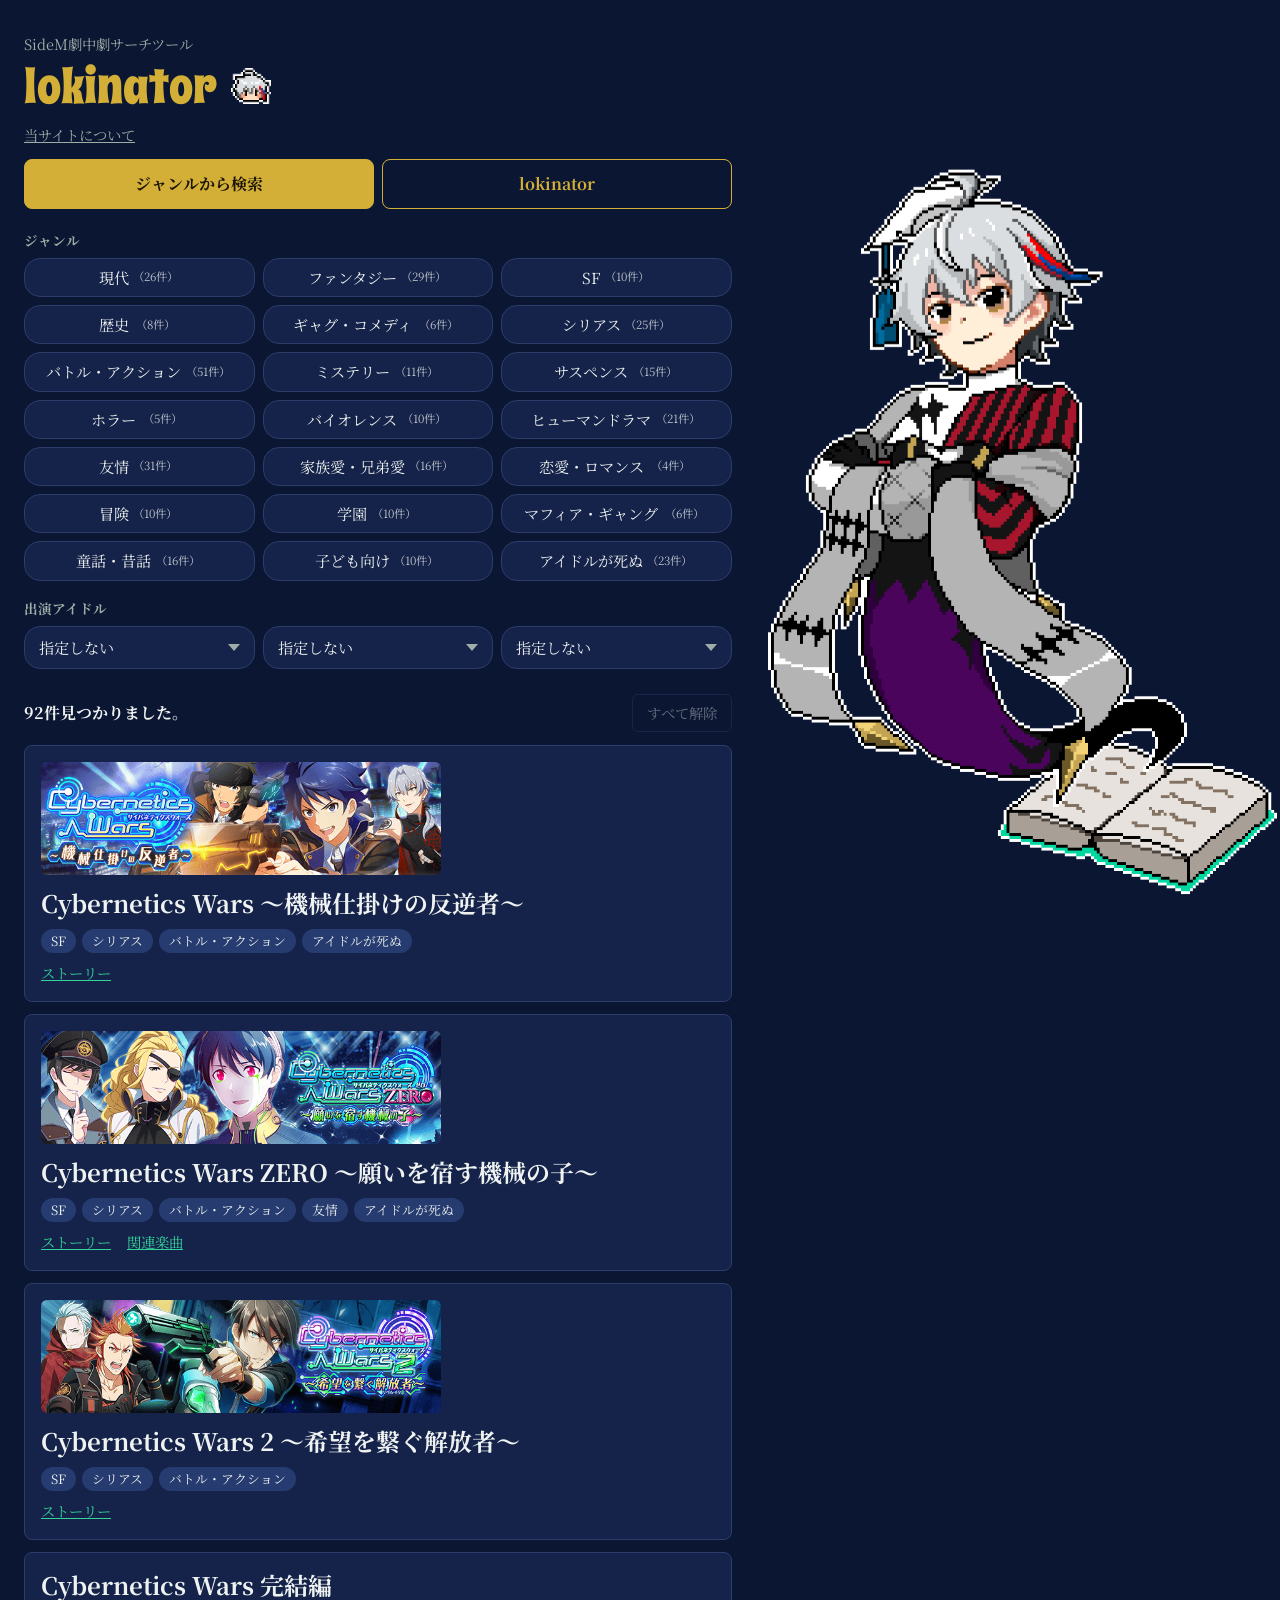
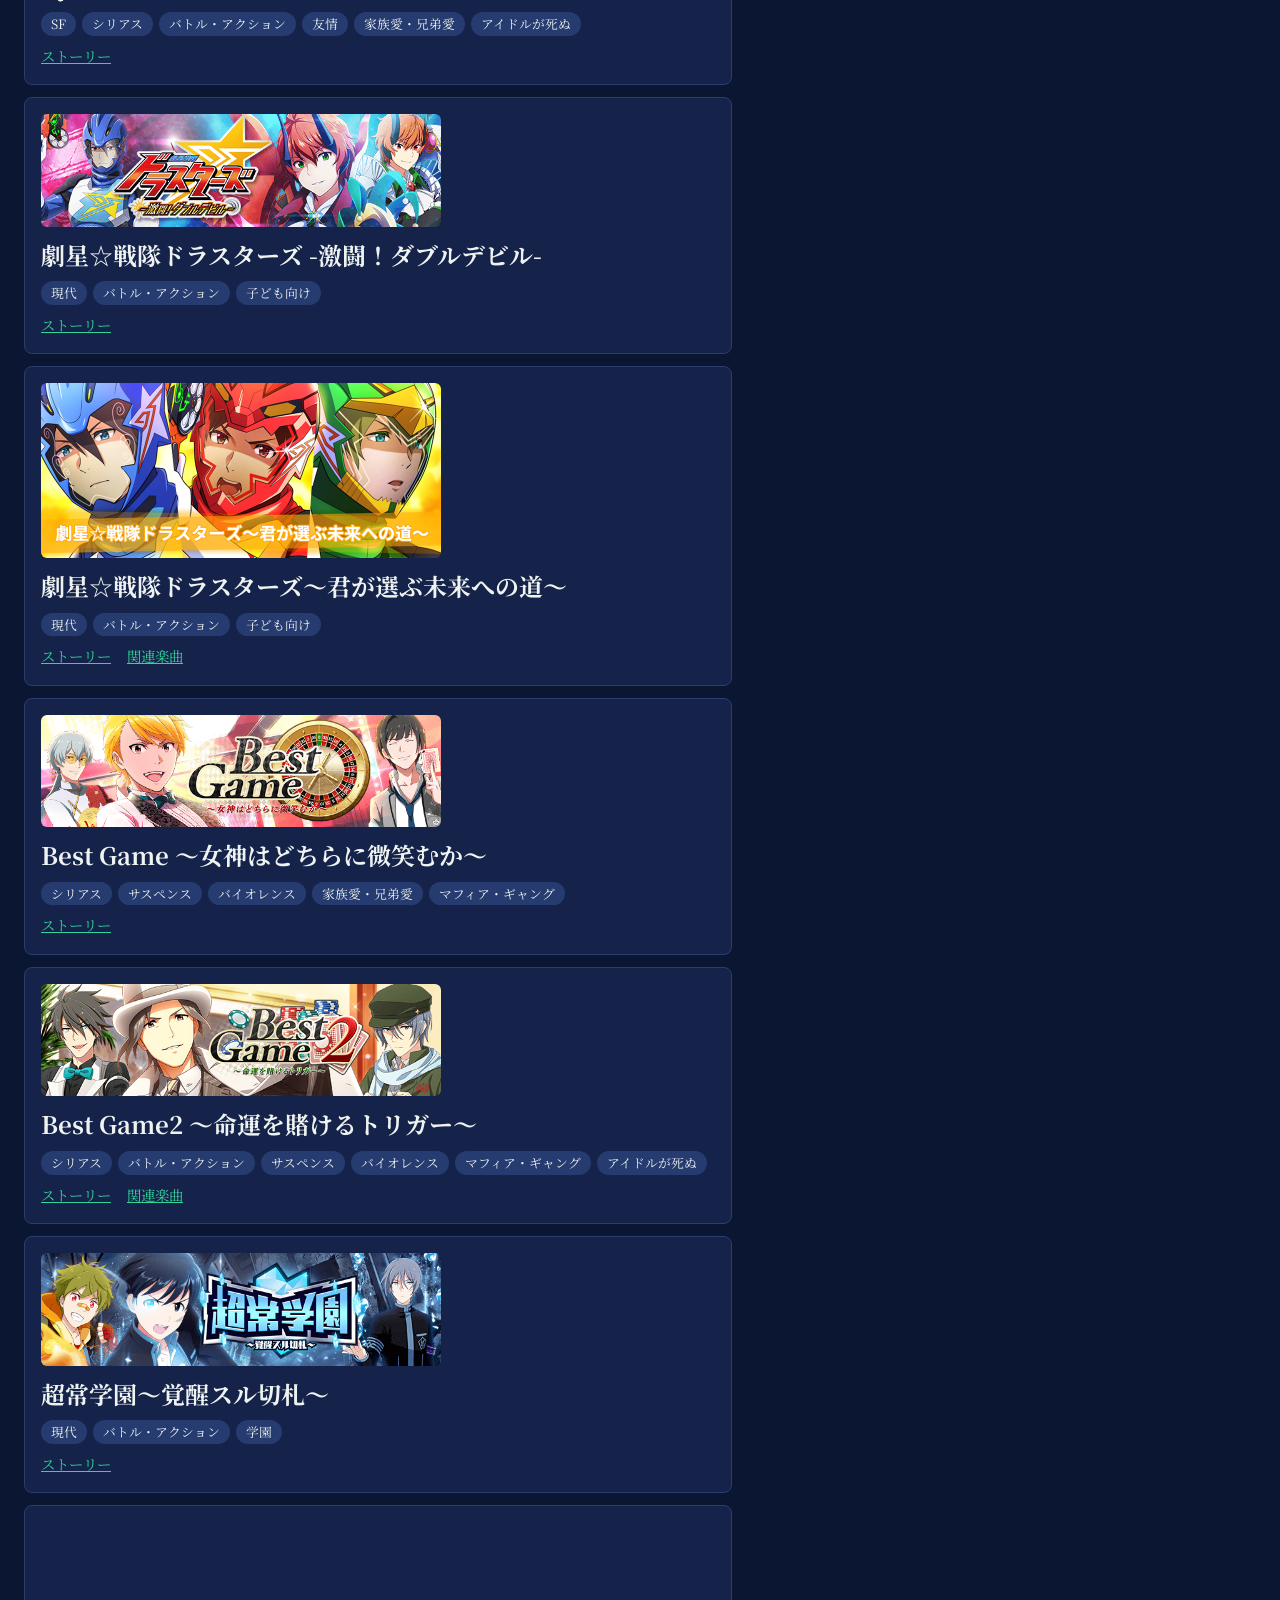
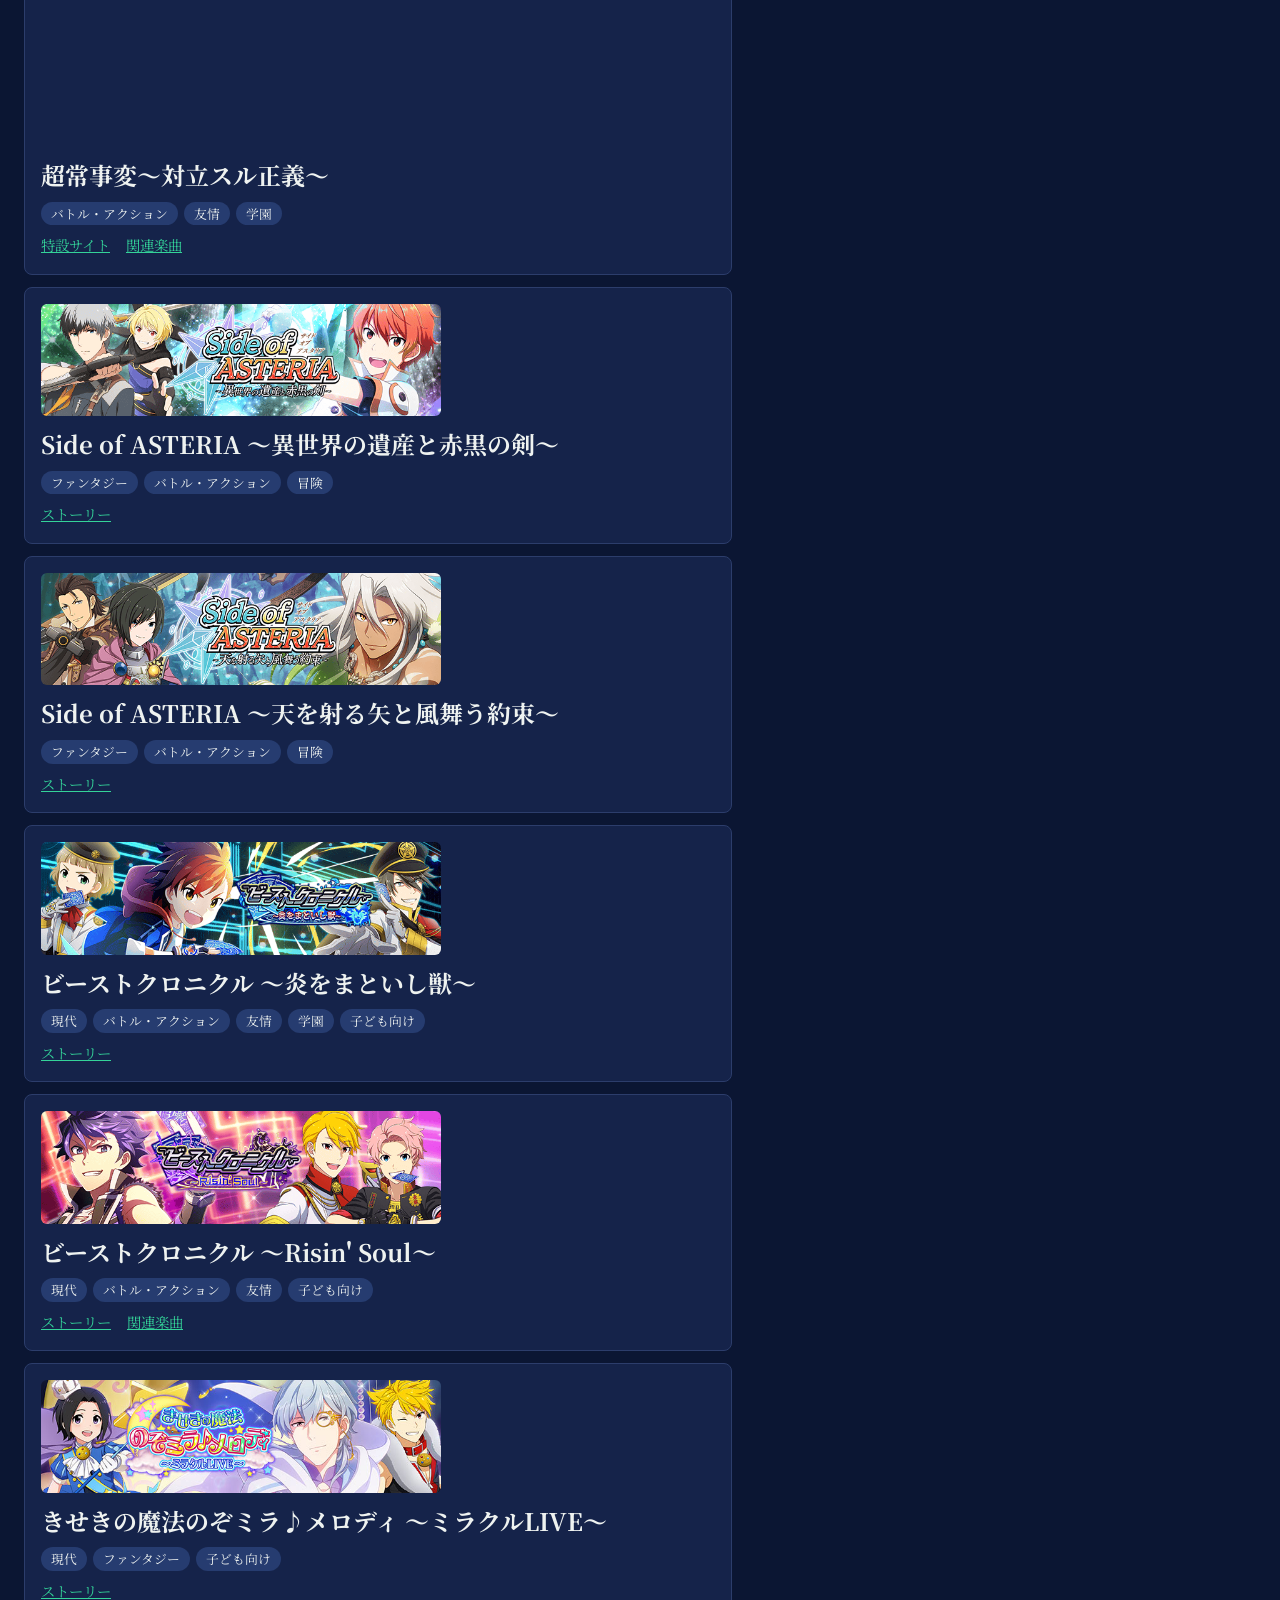
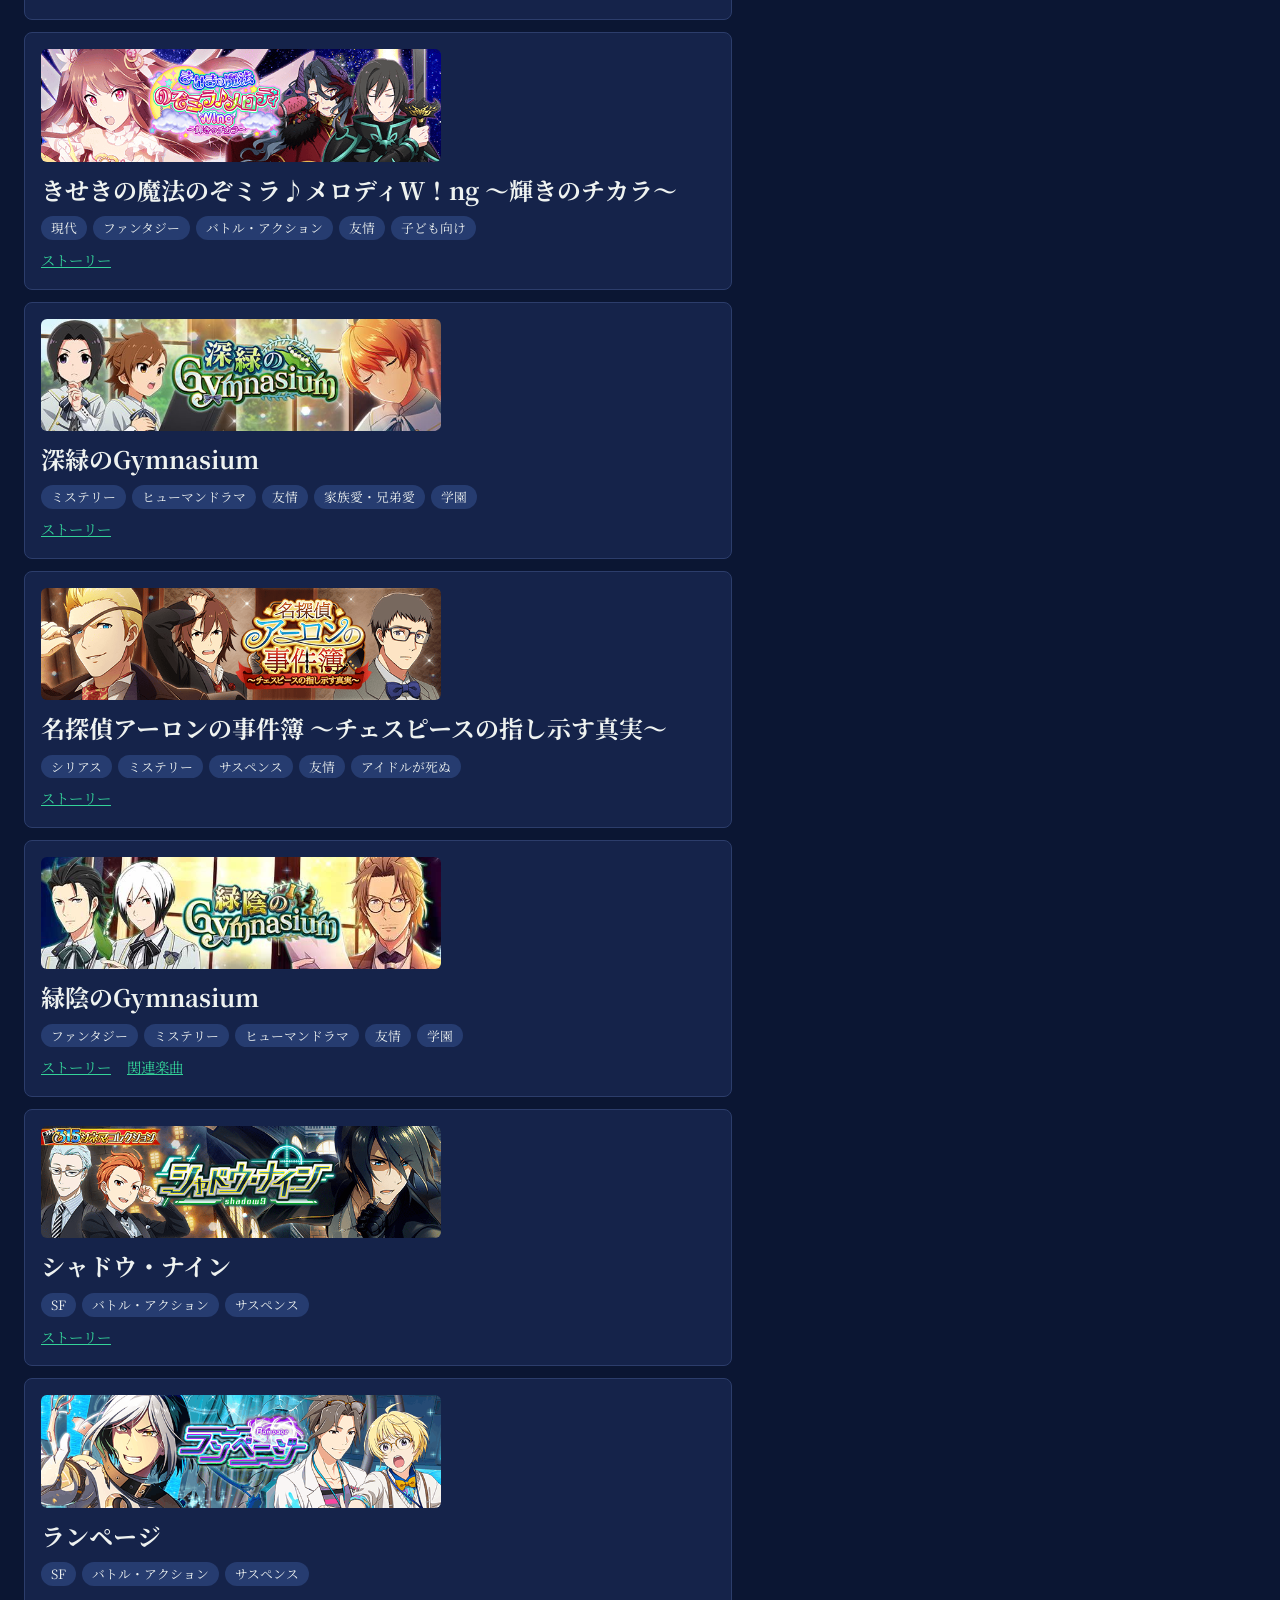
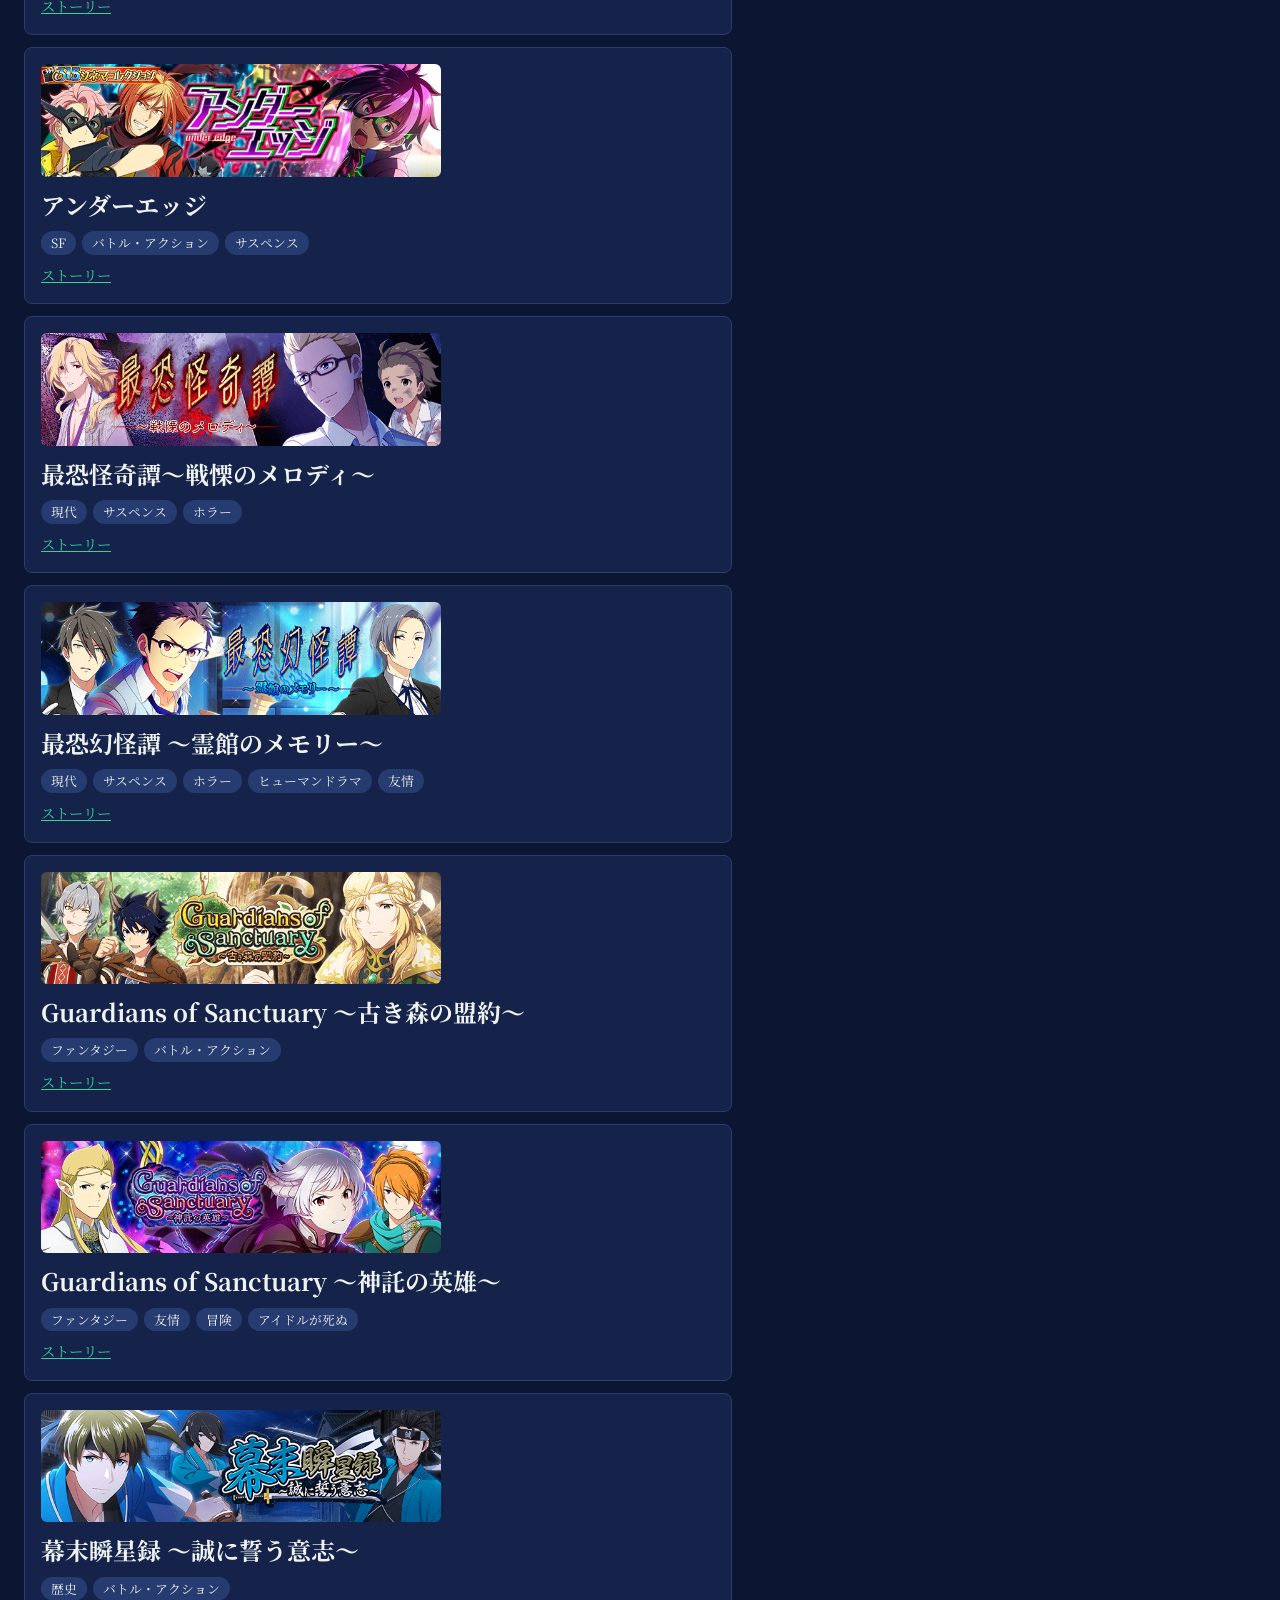
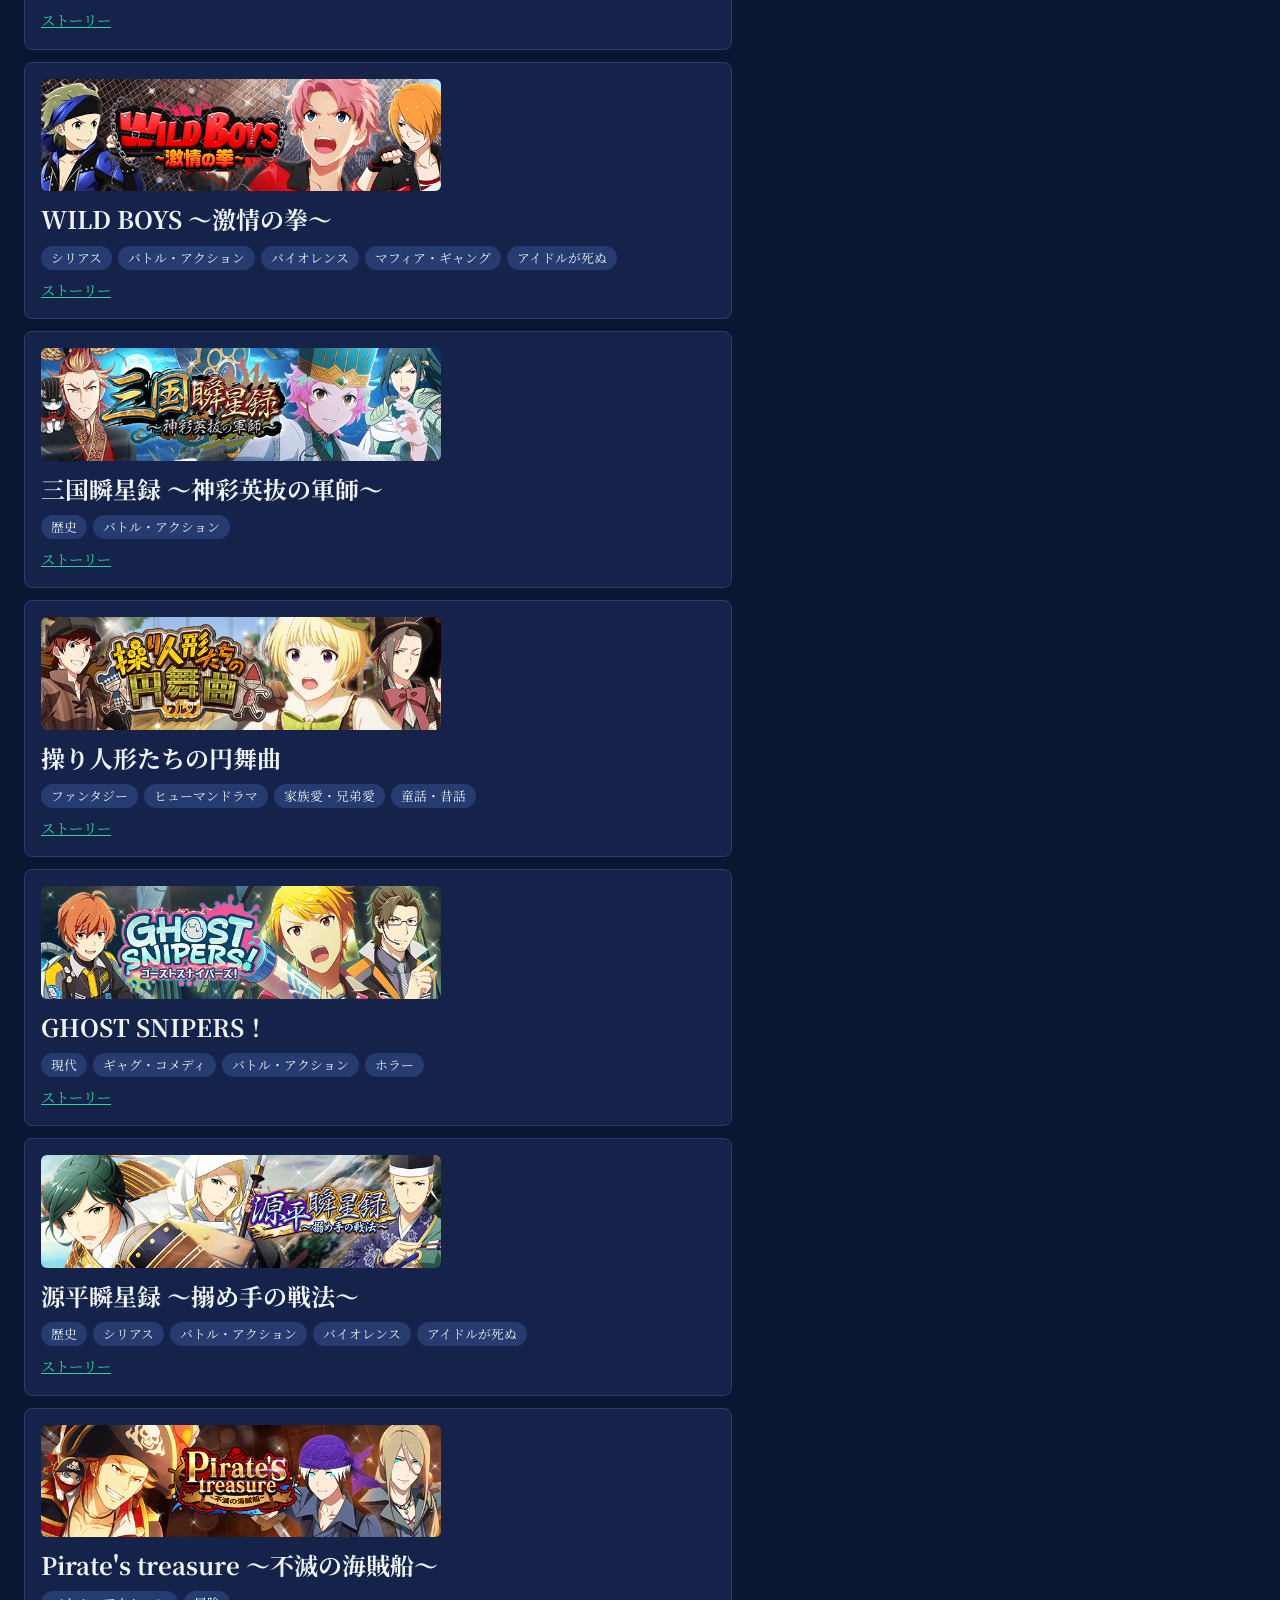
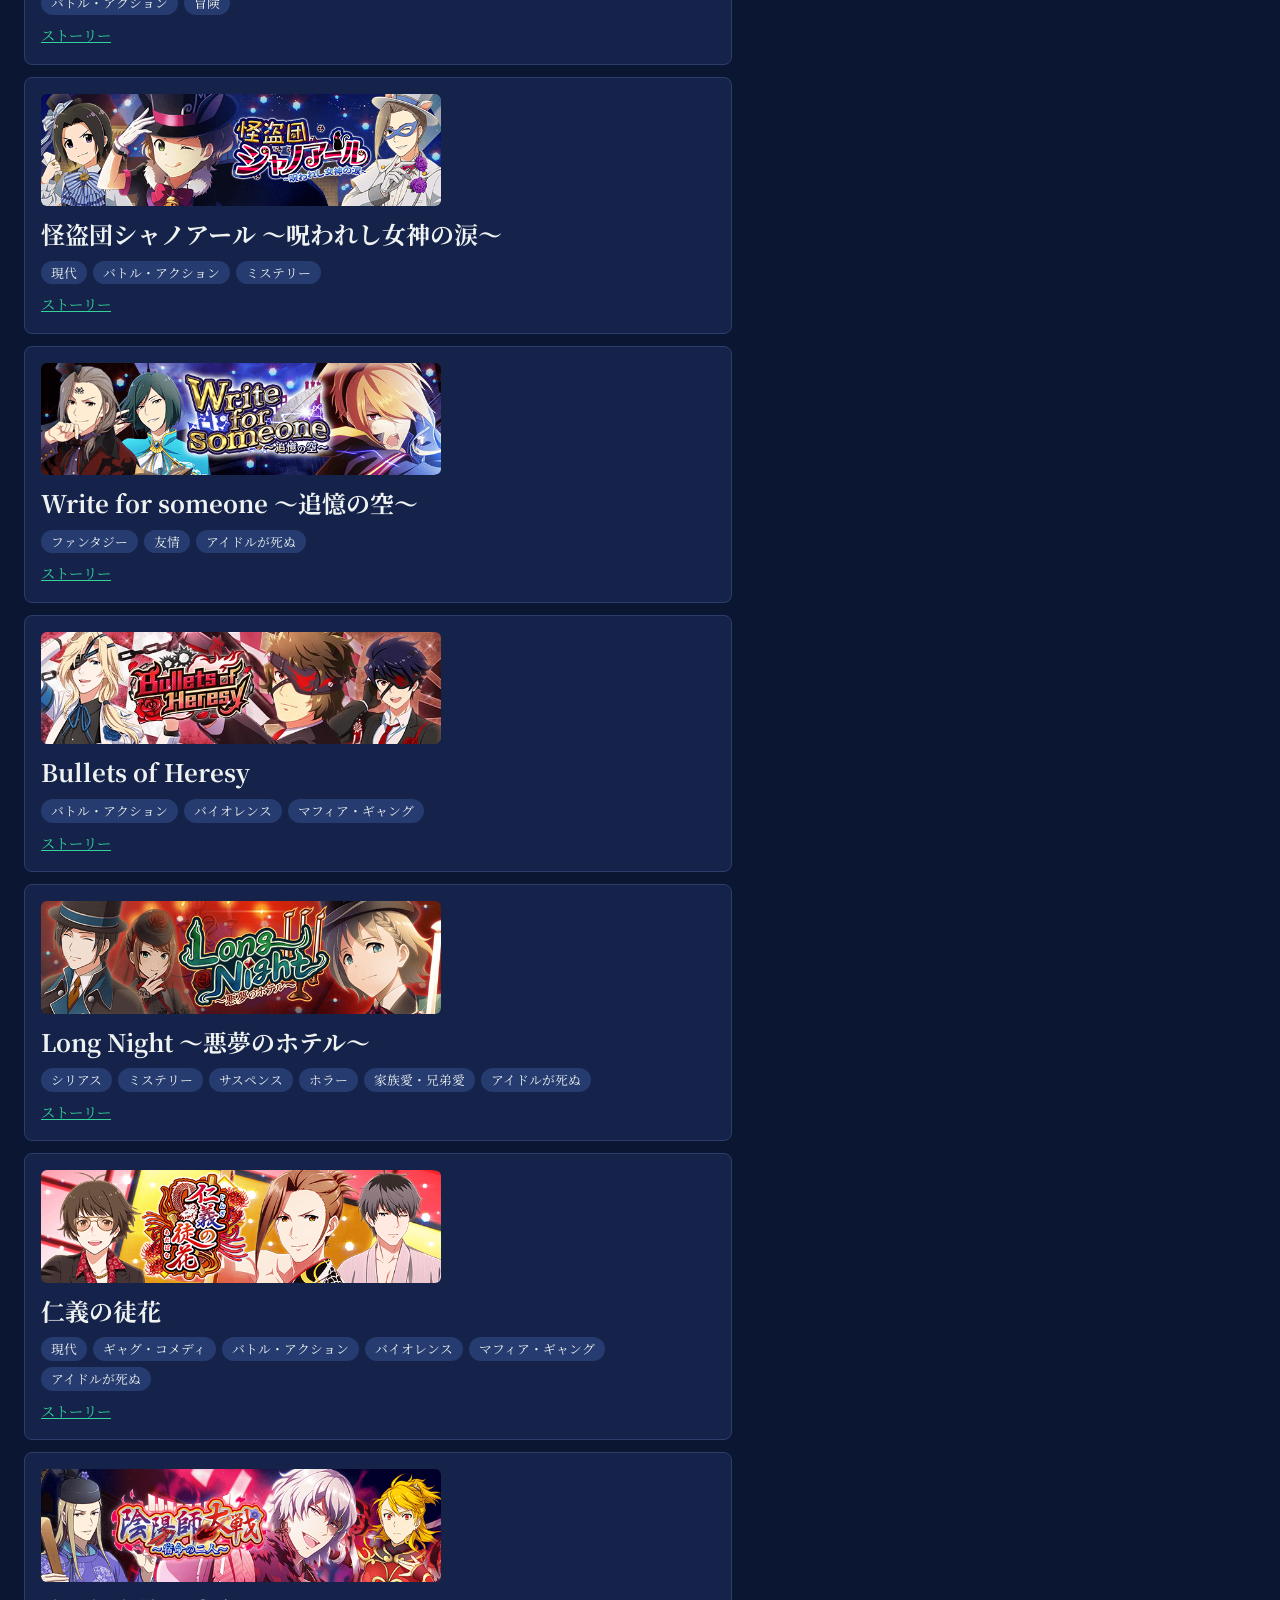
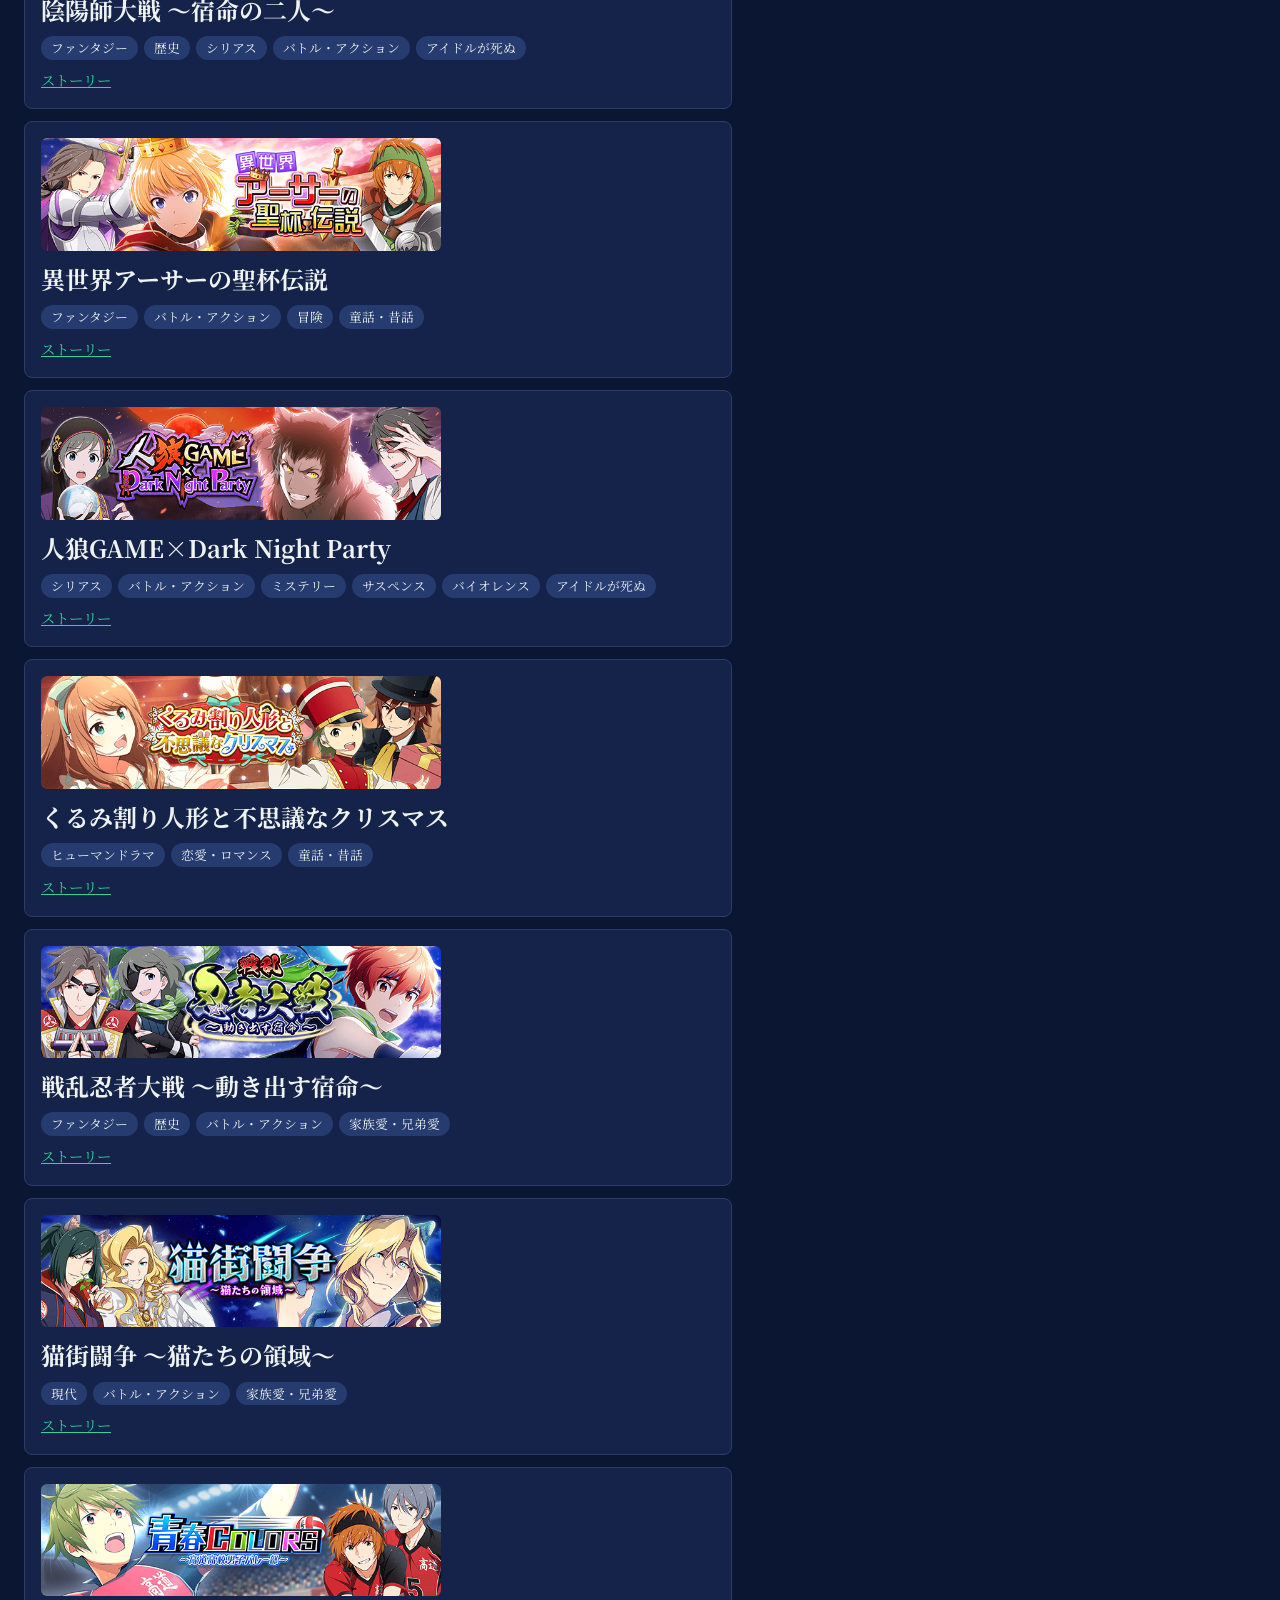
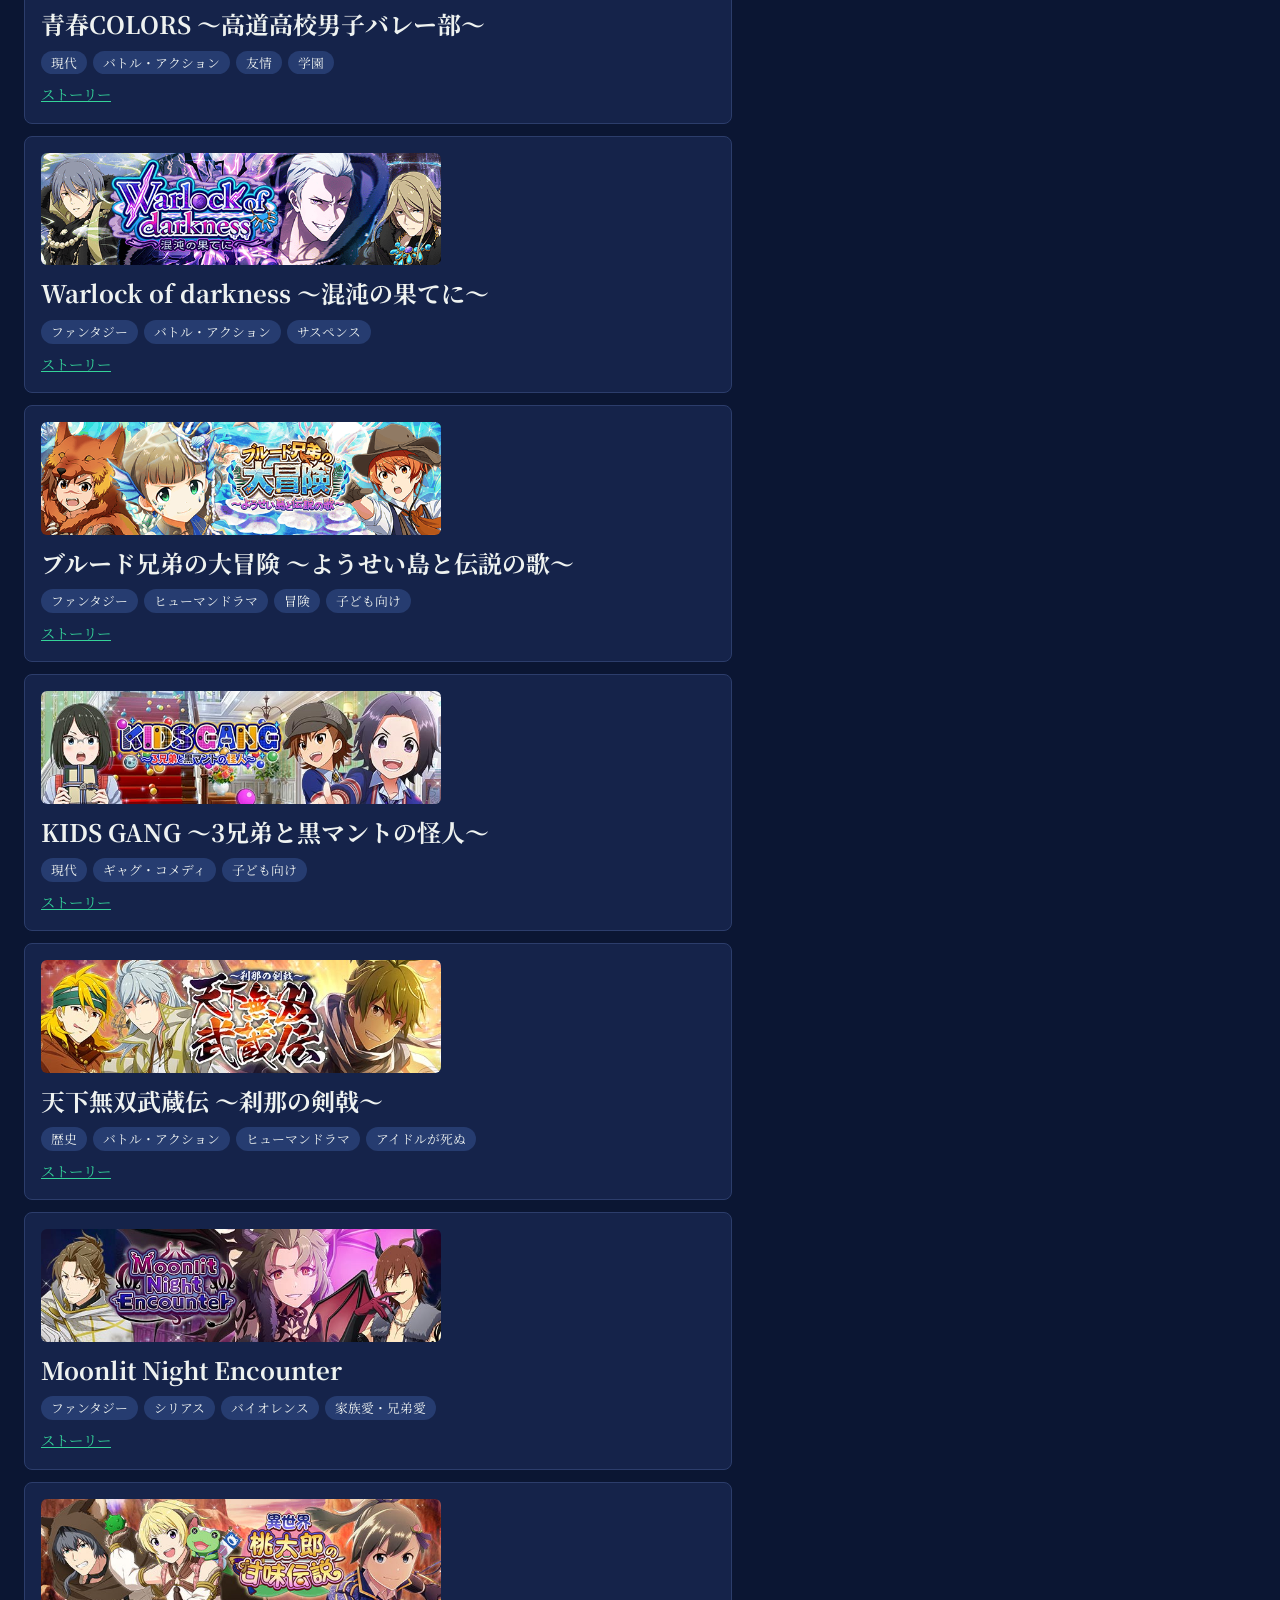
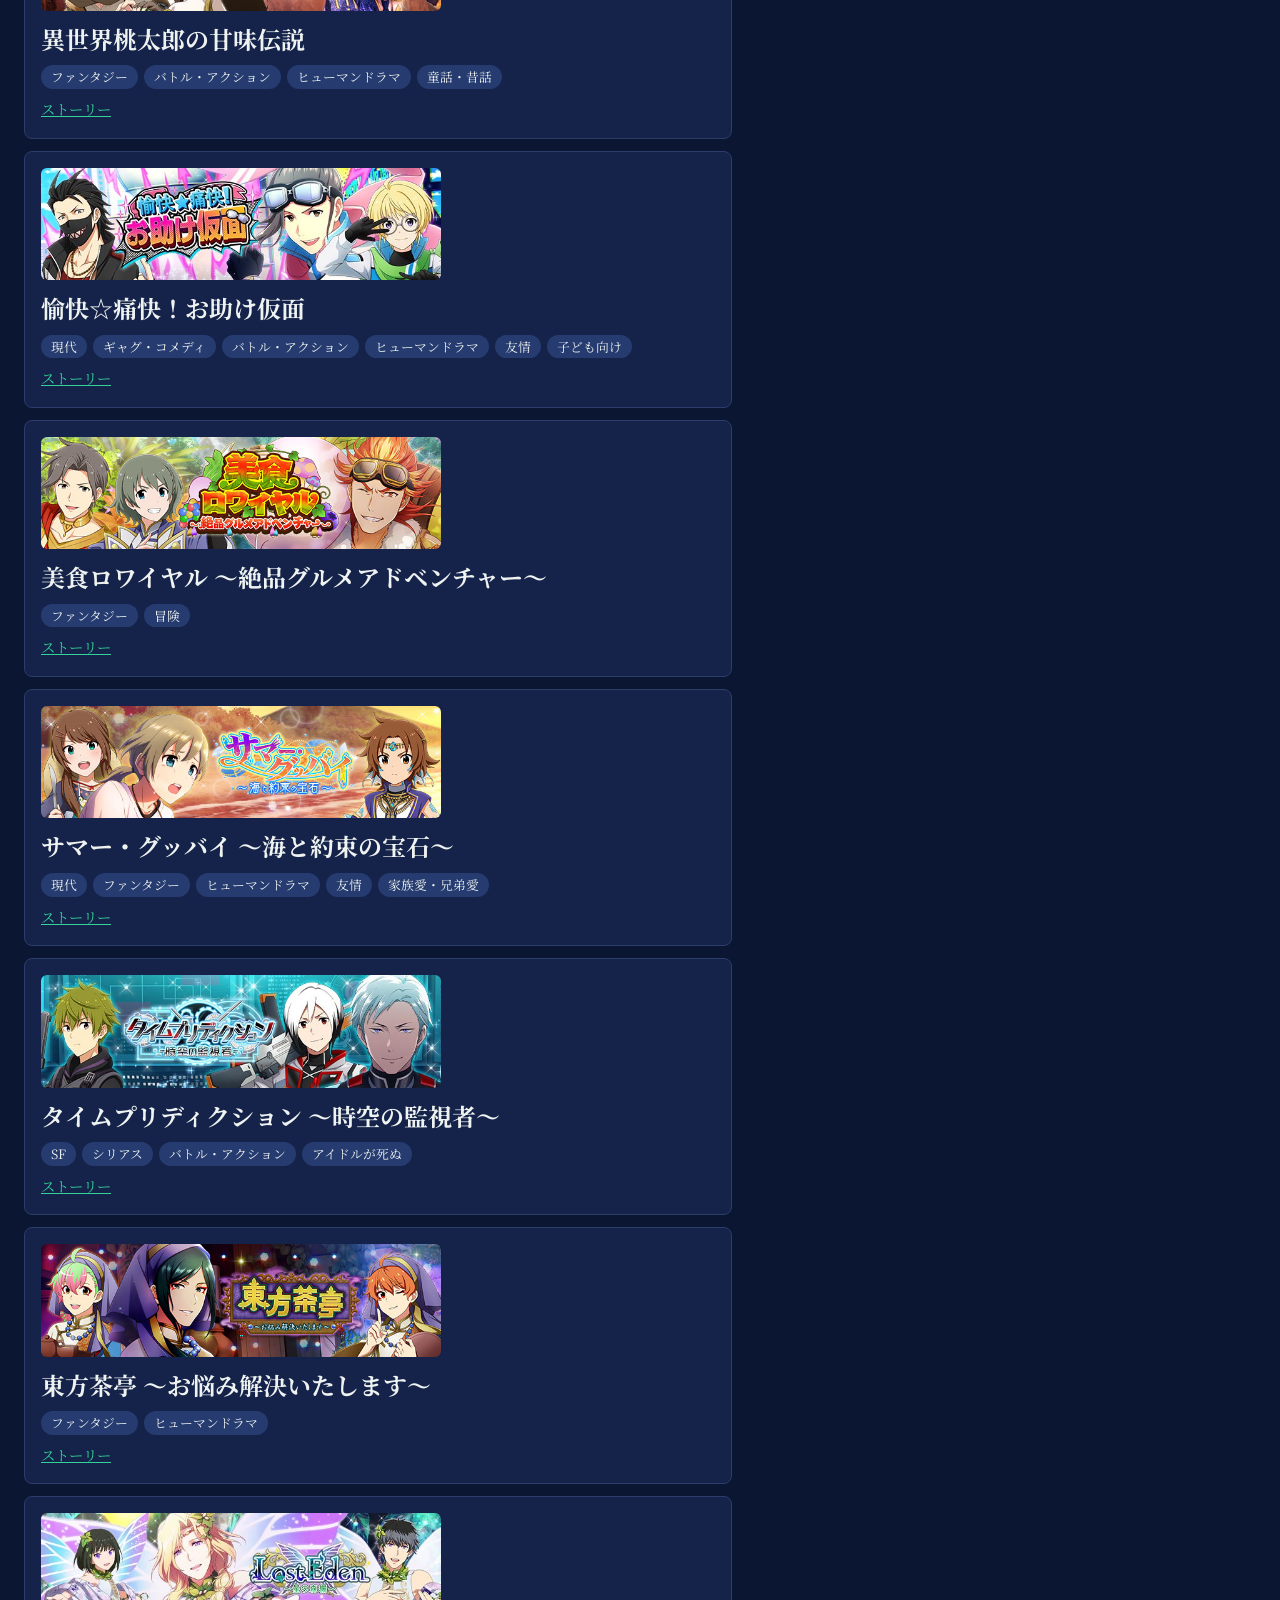
<file: index.html>
<!DOCTYPE html>
<html lang="ja">
<head>
<meta charset="UTF-8">
<meta name="viewport" content="width=device-width, initial-scale=1">
<meta name="robots" content="noindex">
<title>ロキネーター - SideM劇中劇サーチツール</title>
<link rel="icon" type="image/png" href="character/loki_kyosuke_mini.png">
<link rel="apple-touch-icon" href="character/loki_kyosuke_mini.png">
<link rel="stylesheet" href="lokinator.css">
</head>
<body data-mode="simple">
<main>
  <p class="sub">SideM劇中劇サーチツール</p>
  <h1>lokinator<img class="title-icon" src="character/loki_kyosuke_mini.png" alt="ロキ（蒼井享介）"></h1>
  <p class="sub credit"><a href="about.html">当サイトについて</a></p>
  <div class="modes" id="modes">
    <button class="mode" type="button" data-mode="simple" aria-pressed="true">ジャンルから検索</button>
    <button class="mode" type="button" data-mode="question" aria-pressed="false">lokinator</button>
  </div>

  <!-- パソコンでは画面右下に固定、スマホでは質問モードのときだけ選択肢の上に表示 -->
  <div class="stage"><p class="bubble" id="bubble" aria-live="polite" hidden></p><img src="character/loki_kyosuke0.png" alt="ロキ（蒼井享介）"></div>

  <!-- ページを開いたときはジャンル検索を表示 -->
  <section id="mode-simple">
    <p class="search-heading" id="tags-heading">ジャンル</p>
    <div class="tags" id="tags" role="group" aria-labelledby="tags-heading"></div>

    <!-- 出演者検索: 3人まで。ボタンを押すと出演者の一覧がプルダウンで開く(中身は lokinator.js で作成) -->
    <p class="search-heading idol-heading" id="idol-heading">出演アイドル</p>
    <div class="idol-select" id="idol-select" role="group" aria-labelledby="idol-heading"></div>

    <div class="bar">
      <p class="count" id="count" aria-live="polite"></p>
      <button class="clear" id="clear" type="button">すべて解除</button>
    </div>

    <div id="result"></div>
  </section>

  <section id="mode-question" hidden>
    <div class="quiz" id="quiz" aria-live="polite"></div>
  </section>
</main>

<script src="contents.js"></script>
<script src="lokinator.js"></script>
</body>
</html>
</file>
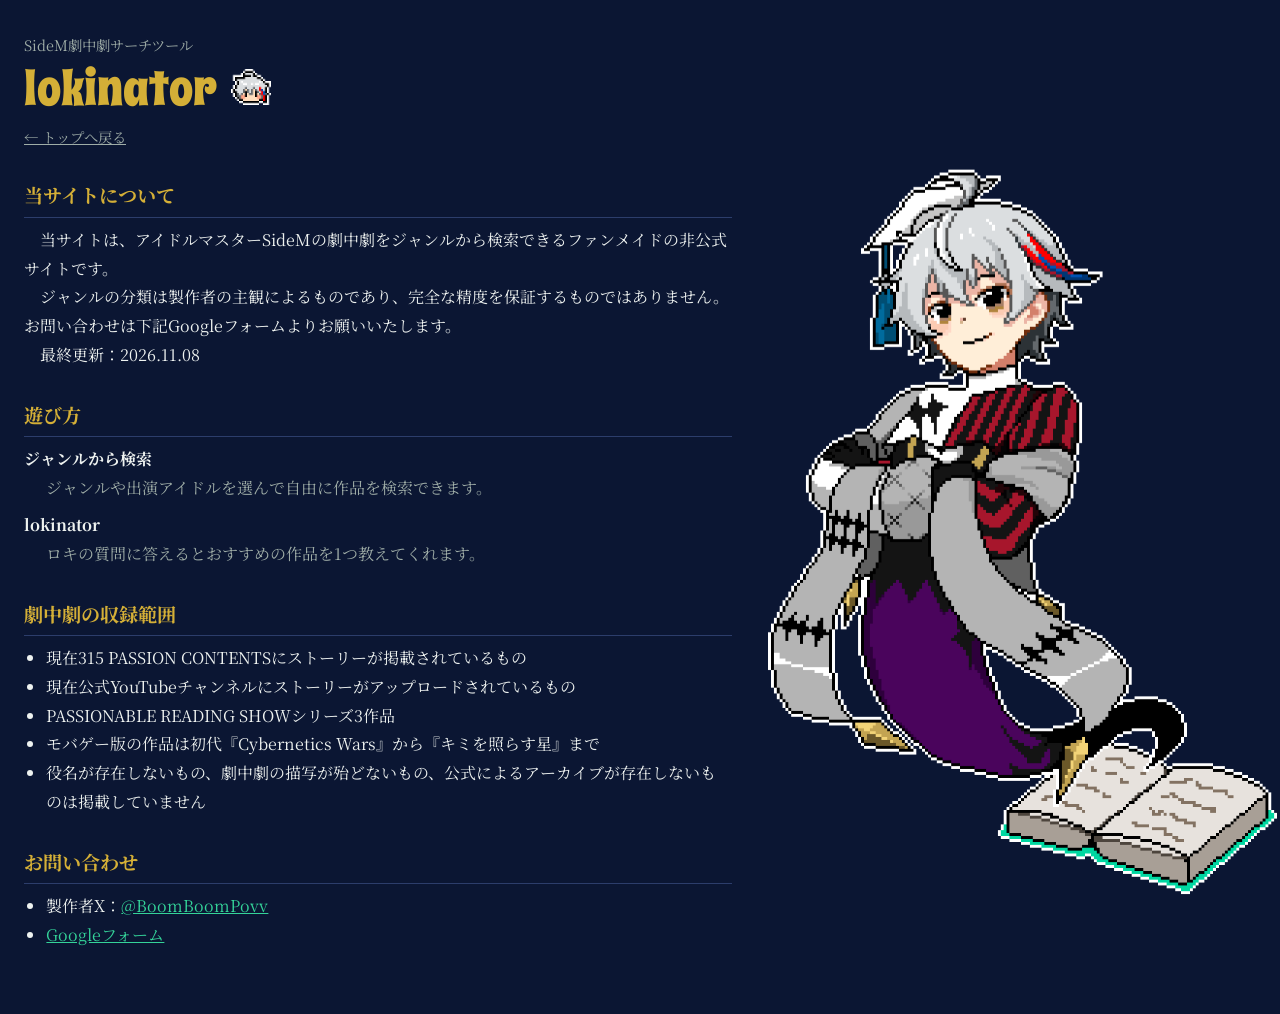
<file: about.html>
<!DOCTYPE html>
<html lang="ja">
<head>
<meta charset="UTF-8">
<meta name="viewport" content="width=device-width, initial-scale=1">
<meta name="robots" content="noindex">
<title>当サイトについて - ロキネーター</title>
<link rel="icon" type="image/png" href="character/loki_kyosuke_mini.png">
<link rel="apple-touch-icon" href="character/loki_kyosuke_mini.png">
<link rel="stylesheet" href="lokinator.css">
</head>
<body>
<main class="about">
  <p class="sub">SideM劇中劇サーチツール</p>
  <h1>lokinator<img class="title-icon" src="character/loki_kyosuke_mini.png" alt="ロキ（蒼井享介）"></h1>
  <p class="sub credit"><a href="index.html">← トップへ戻る</a></p>

  <!-- トップと同じく、パソコンでは画面右下に固定(スマホでは表示しない) -->
  <div class="stage"><img src="character/loki_kyosuke0.png" alt="ロキ（蒼井享介）"></div>

  <!-- 文章は自由に書き換えてください -->
  <section>
    <h2>当サイトについて</h2>
    <p>
      　当サイトは、アイドルマスターSideMの劇中劇をジャンルから検索できるファンメイドの非公式サイトです。
      <br>
      　ジャンルの分類は製作者の主観によるものであり、完全な精度を保証するものではありません。お問い合わせは下記Googleフォームよりお願いいたします。
      <br>
      　最終更新：2026.11.08
    </p>
  </section>

  <section>
    <h2>遊び方</h2>
    <dl>
      <dt>ジャンルから検索</dt>
      <dd>ジャンルや出演アイドルを選んで自由に作品を検索できます。</dd>
      <dt>lokinator</dt>
      <dd>ロキの質問に答えるとおすすめの作品を1つ教えてくれます。</dd>
    </dl>
  </section>

  <section>
    <h2>劇中劇の収録範囲</h2>
    <ul>
      <li>現在315 PASSION CONTENTSにストーリーが掲載されているもの</li>
      <li>現在公式YouTubeチャンネルにストーリーがアップロードされているもの</li>
      <li>PASSIONABLE READING SHOWシリーズ3作品</li>
      <li>モバゲー版の作品は初代『Cybernetics Wars』から『キミを照らす星』まで</li>
      <li>役名が存在しないもの、劇中劇の描写が殆どないもの、公式によるアーカイブが存在しないものは掲載していません</li>
    </ul>
  </section>

  <section>
    <h2>お問い合わせ</h2>
    <ul>
      <li>製作者X：<a href="https://x.com/BoomBoomPovv" target="_blank" rel="noopener">@BoomBoomPovv</a></li>
      <li><a href="https://forms.gle/WYDprNYYM2tM1C8Y6" target="_blank" rel="noopener">Googleフォーム</a></li>
    </ul>
  </section>
</main>
</body>
</html>
</file>
<file: lokinator.css>
:root {
  color-scheme: dark;
  --bg: #0b1633; /* 紺色 */
  --surface: #15234a; /* 背景の紺より少し明るい紺 */
  --ink: #eef2f0;
  --sub: #9fada7;
  --line: #2c3d6b;
  --accent: #34d399;
  --accent-ink: #04130d;
  --accent-soft: #263c70; /* タグの地色。背景の紺になじむ明るめの紺 */
}

@font-face {
  font-family: "Noto Serif JP";
  src: url("fonts/NotoSerifJP-VariableFont_wght.ttf") format("truetype");
  font-weight: 200 900;
  font-display: swap;
}
@font-face {
  font-family: "Marudeco";
  src: url("fonts/Marudeco-Bold.otf") format("opentype");
  font-weight: 700;
  font-display: swap;
}
@font-face {
  font-family: "Spicy Rice";
  src: url("fonts/SpicyRice-Regular.ttf") format("truetype");
  font-weight: 400;
  font-display: swap;
}

* {
  box-sizing: border-box;
}
body {
  margin: 0;
  background: var(--bg);
  color: var(--ink);
  font-family: "Noto Serif JP", "Hiragino Mincho ProN", "Yu Mincho", serif;
  line-height: 1.7;
}
html,
body {
  overflow-x: hidden;
}
html {
  scrollbar-gutter: stable;
}
/* スクロールバー: バーは金色(角は直角)、通り道は背景の紺、上下の矢印なし。
   Chrome・Edge・Safari 用(scrollbar-color を指定するとこちらが効かなくなるので併用しない) */
::-webkit-scrollbar {
  width: 12px;
  height: 12px;
}
::-webkit-scrollbar-track {
  background: var(--bg);
}
::-webkit-scrollbar-thumb {
  background: #d4af37;
  border-radius: 0;
}
::-webkit-scrollbar-button {
  display: none;
}
/* Firefox 用(矢印はもともと出ない) */
@supports not selector(::-webkit-scrollbar) {
  html {
    scrollbar-color: #d4af37 var(--bg);
  }
}
:root {
  /* ロキの画像の幅。画面幅の40%(最大520px)。
     画面が狭くて吹き出しの場所(240px)が足りないときは、画面幅の30%まで小さくする */
  --imgw: min(40vw, 520px, max(30vw, calc((100vw - 716px) / 1.1)));
  /* 吹き出しの幅の計算に使う(.stage の幅と main の左の余白と同じ値) */
  --stagew: min(var(--imgw), 58vh);
  --mainleft: max(0px, calc((100vw - var(--imgw) - 960px) / 2));
}
main {
  max-width: 960px;
  margin: 0 auto;
  padding: 32px 24px 64px;
  margin-right: var(--imgw);
  margin-left: max(0px, calc((100vw - var(--imgw) - 960px) / 2));
}

.stage {
  position: fixed;
  right: 0;
  bottom: 0;
  width: min(var(--imgw), 58vh);
  width: min(var(--imgw), 58dvh);
  aspect-ratio: 2/3;
  pointer-events: none;
  z-index: -1;
}
.stage img {
  display: block;
  width: 100%;
  height: 100%;
  object-fit: contain;
  object-position: right bottom;
}
.bubble {
  position: absolute;
  right: 110%;
  top: 40%; /* 上のモード切り替えボタンと重ならない高さ */
  transform: translateY(-50%);
  margin: 0;
  /* 短い文は1行、長い文(回答のタイトル入り)は幅を超えたら折り返す */
  width: max-content;
  /* 左の内容(幅420pxまで)と重ならない幅にする。
     吹き出しの右端 = 画面の右端 - ロキの幅×1.1(right: 110%)、内容の右端 = main の左の余白 + 24px + 420px。
     間を32pxあけ、狭くても240px、広くても440pxまで */
  max-width: clamp(240px, calc(100vw - 1.1 * var(--stagew) - var(--mainleft) - 444px - 32px), 440px);
  text-align: center;
  padding: 24px 28px;
  border-radius: 32px;
  background: #fff;
  color: #23202b;
  font-size: 1.45rem;
  font-weight: 700;
  line-height: 1.4;
}
.bubble::after {
  content: "";
  position: absolute;
  left: 100%;
  top: 50%;
  transform: translateY(-50%);
  margin-left: -2px;
  border-style: solid;
  border-width: 10px 0 10px 32px;
  border-color: transparent transparent transparent #fff;
}
/* 回答の台詞のタイトル部分(白地で読めるよう濃いめの金色) */
.bubble-title {
    color: #bd0000;
  /*color: #9a6b00;*/
  font-weight: 900; /* 吹き出しの他の文字(700)より太く */
  font-size: 1.2em; /* 吹き出しの文字の1.2倍 */
}
/* 途中で改行させたくない言葉のまとまり(折り返すときはまとまりの間で改行する) */
.bubble .phrase {
  display: inline-block;
  max-width: 100%; /* まとまりだけで吹き出しより長いときは、はみ出さずにその中で改行する */
  word-break: keep-all; /* その場合も、台詞の「|」(<wbr>)の位置でだけ改行する */
}
.bubble:empty {
  display: none;
}
main {
  position: relative;
  z-index: 1;
}

.sub {
  margin: 0;
  color: var(--sub);
  font-size: .9rem;
}
h1 {
  font-family: "Spicy Rice", "Noto Serif JP", serif;
  font-weight: 400; /* Spicy Rice は太さが1種類のみ(太字にすると形が崩れるため) */
  font-size: 3rem;
  color: #d4af37;
  margin: 0 0 4px;
  line-height: 1.3;
}
h1 {
  display: flex;
  align-items: center;
  gap: .2em;
}
/* タイトル直下の製作者表示 */
.credit a {
  color: var(--sub);
}
.title-icon {
  height: 1em;
  width: auto;
  flex: none;
}

/* 当サイトについて(about.html) */
main.about {
  max-width: 880px;
  line-height: 1.8;
}
.about section {
  margin-top: 28px;
}
.about h2 {
  margin: 0 0 8px;
  font-size: 1.2rem;
  color: #d4af37;
  border-bottom: 1px solid var(--line);
  padding-bottom: 4px;
}
.about p,
.about ul,
.about dl {
  margin: 0;
}
.about ul {
  padding-left: 1.4em;
}
.about dt {
  font-weight: 700;
}
.about dd {
  margin: 0 0 8px 1.4em;
  color: var(--sub);
}
.about section a {
  color: var(--accent);
}

.modes {
  display: grid;
  grid-template-columns: 1fr 1fr;
  gap: 8px;
  margin: 12px 0 20px;
}
.mode {
  font: inherit;
  font-size: 1rem;
  font-weight: 700;
  padding: 10px 12px;
  border: 1px solid #d4af37;
  border-radius: 8px;
  background: transparent;
  color: #d4af37;
  cursor: pointer;
}
.mode:hover {
  background: rgba(212, 175, 55, .12);
}
.mode[aria-pressed="true"] {
  background: #d4af37;
  color: #1a1405;
}
.mode:focus-visible {
  outline: 3px solid var(--accent);
  outline-offset: 2px;
}

.lead {
  margin: 0 0 24px;
  color: var(--sub);
  font-size: .95rem;
}
.tags {
  display: grid;
  grid-template-columns: repeat(var(--cols, 3), 1fr);
  grid-auto-rows: 1fr;
  gap: 8px;
}
.tag {
  font: inherit;
  font-size: .95rem;
  line-height: 1.4;
  width: 100%;
  min-width: 0;
  padding: 8px 6px;
  border: 1px solid var(--line);
  border-radius: 16px;
  background: var(--surface);
  color: var(--ink);
  cursor: pointer;
  display: flex;
  flex-wrap: wrap;
  align-items: center;
  justify-content: center;
  column-gap: 2px;
  text-align: center;
}
.tag .nm {
  white-space: nowrap;
}
.tag .n {
  display: inline-block;
  font-size: .75em;
  opacity: .8;
  font-variant-numeric: tabular-nums;
  text-align: center;
  white-space: nowrap;
}
.tag:hover {
  border-color: var(--accent);
}
.tag[aria-pressed="true"] {
  background: var(--accent);
  border-color: var(--accent);
  color: var(--accent-ink);
}
.tag.empty {
  opacity: .35;
  color: var(--sub);
}
/* 「ジャンル検索」「出演アイドル検索」の見出し(同じ書式) */
.search-heading {
  margin: 0 0 6px;
  color: var(--sub);
  font-size: .85rem;
  font-weight: 700;
}
/* 出演者検索(ジャンルボタンの下。ボタン3つを横に並べ、押すとプルダウンが開く) */
.idol-heading {
  margin-top: 16px;
}
.idol-select {
  position: relative; /* プルダウンはボタン3つ分の幅で開く */
  display: grid;
  grid-template-columns: repeat(3, 1fr);
  gap: 8px;
}
.idol-btn {
  font: inherit;
  font-size: .95rem;
  line-height: 1.4;
  width: 100%;
  min-width: 0;
  padding: 10px 32px 10px 14px;
  border: 1px solid var(--line);
  border-radius: 16px;
  background: var(--surface);
  color: var(--ink);
  cursor: pointer;
  display: flex;
  align-items: center;
  gap: 12px;
  text-align: left;
  position: relative;
}
/* 長い名前は「…」で省略 */
.idol-btn .nm {
  overflow: hidden;
  text-overflow: ellipsis;
  white-space: nowrap;
}
/* 右端の▼(開いているときは上向き) */
.idol-btn::after {
  content: "";
  position: absolute;
  right: 14px;
  top: 50%;
  margin-top: -3px;
  border-style: solid;
  border-width: 7px 6px 0;
  border-color: var(--sub) transparent transparent;
}
.idol-btn[aria-expanded="true"]::after {
  border-width: 0 6px 7px;
  border-color: transparent transparent var(--sub);
}
.idol-btn:hover,
.idol-btn[aria-expanded="true"] {
  border-color: var(--accent);
}
/* 出演者を選んでいるときはジャンルボタンの選択中と同じ色 */
.idol-btn.on {
  background: var(--accent);
  border-color: var(--accent);
  color: var(--accent-ink);
}
.idol-btn.on::after {
  border-top-color: var(--accent-ink);
}
.idol-btn.on[aria-expanded="true"]::after {
  border-color: transparent transparent var(--accent-ink);
}
.idol-list {
  position: absolute;
  left: 0;
  right: 0;
  top: calc(100% + 4px);
  z-index: 10;
  max-height: 320px;
  overflow-y: auto;
  margin: 0;
  padding: 6px;
  list-style: none;
  background: var(--surface);
  border: 1px solid var(--line);
  border-radius: 12px;
  box-shadow: 0 12px 32px rgba(0, 0, 0, .45);
}
.idol-list[hidden] {
  display: none;
}
.idol-opt {
  display: flex;
  align-items: center;
  justify-content: space-between;
  gap: 8px;
  padding: 7px 12px;
  border-radius: 8px;
  cursor: pointer;
}
.idol-opt .n {
  font-size: .75em;
  opacity: .8;
  font-variant-numeric: tabular-nums;
  white-space: nowrap;
}
.idol-opt:hover,
.idol-opt:focus {
  background: var(--accent-soft);
  outline: none;
}
.idol-opt[aria-selected="true"] {
  background: var(--accent);
  color: var(--accent-ink);
  font-weight: 700;
}
/* 件数0の出演者はグレーアウトして選べない */
.idol-opt.empty {
  opacity: .35;
  color: var(--sub);
  cursor: default;
}
.idol-opt.empty:hover {
  background: none;
}

.tag:focus-visible,
.idol-btn:focus-visible,
.clear:focus-visible,
.card a:focus-visible {
  outline: 3px solid var(--accent);
  outline-offset: 2px;
}

.bar {
  display: flex;
  align-items: center;
  justify-content: space-between;
  gap: 12px;
  margin: 24px 0 12px;
  min-height: 40px;
}
.count {
  margin: 0;
  font-weight: 700;
}
.clear {
  font: inherit;
  font-size: .9rem;
  padding: 6px 14px;
  border: 1px solid var(--line);
  border-radius: 6px;
  background: transparent;
  color: var(--ink);
  cursor: pointer;
}
.clear:disabled {
  opacity: .4;
  cursor: default;
}
.msg {
  padding: 32px 16px;
  text-align: center;
  color: var(--sub);
  background: var(--surface);
  border: 1px dashed var(--line);
  border-radius: 8px;
  margin: 0;
}

.list {
  list-style: none;
  margin: 0;
  padding: 0;
  display: grid;
  gap: 12px;
}
.card {
  display: flex;
  flex-direction: column;
  gap: 12px;
  background: var(--surface);
  border: 1px solid var(--line);
  border-radius: 8px;
  padding: 16px;
}
.card img {
  display: block;
  width: 100%;
  max-width: 400px;
  height: auto; /* 画像ごとの縦横比のまま表示(切り抜かない) */
  border-radius: 6px;
}
/* 画像の代わりに埋め込む YouTube 動画(画像と同じ幅、16:9) */
.card iframe {
  display: block;
  width: 100%;
  max-width: 400px;
  aspect-ratio: 16 / 9;
  border: 0;
  border-radius: 6px;
}
.card h2 {
  font-size: 1.5rem;
  line-height: 1.35;
  margin: 0 0 10px;
}
.card .t {
  display: flex;
  flex-wrap: wrap;
  gap: 6px;
  margin: 0;
  padding: 0;
  list-style: none;
}
.card .t li {
  font-size: .8rem;
  padding: 1px 10px;
  border-radius: 999px;
  background: var(--accent-soft);
}
/* かんたん検索で選択中のタグ(上のタグボタンと同じ色) */
.card .t li.hit {
  background: var(--accent);
  color: var(--accent-ink);
  font-weight: 700;
}
/* 物語を読む・特設サイト・関連楽曲のリンク */
.card .links {
  display: flex;
  flex-wrap: wrap;
  column-gap: 16px;
  margin-top: 8px;
}
.card a {
  display: inline-block;
  font-size: .9rem;
  color: var(--accent);
}

.quiz {
  display: flex;
  flex-direction: column;
  align-items: flex-start;
  gap: 12px;
}
.q-step {
  margin: 0;
  color: #d4af37;
  font-weight: 700;
  font-size: .95rem;
  letter-spacing: .08em;
}
.q-choices {
  display: flex;
  flex-direction: column;
  gap: 10px;
  width: 100%;
  max-width: 420px;
}
.q-choice {
  font: inherit;
  font-size: 1.1rem;
  font-weight: 700;
  text-align: left;
  padding: 14px 20px;
  border: 1px solid var(--line);
  border-radius: 12px;
  background: var(--surface);
  color: var(--ink);
  cursor: pointer;
}
.q-choice:hover {
  border-color: var(--accent);
}
/* フロートイン: 次の選択肢・回答のカード・回答時の吹き出し */
.float-in .q-choice,
.float-in-item {
  animation: float-in 1.2s cubic-bezier(.2, .8, .3, 1) both;
}
/* 吹き出しの transform(位置合わせ)を崩さないよう translate で動かす */
@keyframes float-in {
  from {
    opacity: 0;
    translate: 0 24px;
  }
  to {
    opacity: 1;
    translate: 0 0;
  }
}
@media (prefers-reduced-motion: reduce) {
  .float-in .q-choice,
  .float-in-item {
    animation: none;
  }
}
/* 吹き出しと重ならないよう、カードと同じ幅(420px)に3つのボタンを並べる */
.q-actions {
  display: flex;
  gap: 10px;
  max-width: 420px;
}
.q-actions .clear {
  flex: 1 1 auto;
  font-size: 1.05rem;
  font-weight: 700;
  padding: 12px 14px;
  border-radius: 10px;
  text-align: center;
}
.q-read {
  text-decoration: none;
  background: #d4af37;
  border-color: #d4af37;
  color: #1a1405;
  font-weight: 700;
}
.q-read:hover {
  opacity: .85;
}
/* Xでシェア(枠線だけのボタン) */
.q-share {
  text-decoration: none;
}
.q-read:disabled {
  background: var(--surface);
  border-color: var(--line);
  color: var(--sub);
  opacity: 1;
}
.q-choice:focus-visible,
.q-restart:focus-visible,
.q-read:focus-visible {
  outline: 3px solid var(--accent);
  outline-offset: 2px;
}
.q-chosen {
  display: flex;
  flex-wrap: wrap;
  gap: 6px;
  margin: 0;
  padding: 0;
  list-style: none;
}
.q-chosen li {
  font-size: .8rem;
  padding: 1px 10px;
  border-radius: 999px;
  background: var(--accent-soft);
}
.quiz .list {
  width: 100%;
  max-width: 420px;
} /* 吹き出しと重ならないよう選択肢と同じ幅に収める */

@media (max-width: 640px) {
  body:not([data-mode="question"]) .stage {
    display: none;
  }
  /* 質問モード: キャラクターと吹き出しを選択肢の上に表示 */
  body[data-mode="question"] .stage {
    position: static;
    display: flex;
    flex-direction: column;
    align-items: center;
    gap: 12px;
    width: auto;
    aspect-ratio: auto;
    margin: 16px 0 20px;
  }
  .stage img {
    width: auto;
    max-width: 100%;
    height: 280px;
    object-position: center bottom;
  }
  .bubble {
    position: relative;
    right: auto;
    top: auto;
    transform: none;
    min-width: 220px; /* 短い文でも、しっぽ(中央から75px左)が角の丸みにかからない幅にする */
    max-width: 100%;
    white-space: normal;
    text-align: center;
    padding: 12px 18px;
    border-radius: 18px;
    font-size: 1rem;
    order: 1; /* 画像の下に表示 */
  }
  /* しっぽは上向き(ロキの方を指す) */
  .bubble::after {
    left: calc(50% - 75px); /* 吹き出しの幅に関係なく、ロキの体の位置に合わせる */
    top: auto;
    bottom: 100%;
    transform: translateX(-50%);
    margin: 0;
    border-width: 0 9px 12px;
    border-color: transparent transparent #fff;
  }
  .q-choices,
  .quiz .list {
    max-width: none;
  }
  /* 選択肢は1段に2つずつ並べ、余りは中央に寄せる */
  .q-choices {
    flex-direction: row;
    flex-wrap: wrap;
    justify-content: center;
    gap: 8px;
  }
  .q-choice {
    flex: 0 0 calc(50% - 4px);
    font-size: .95rem;
    padding: 10px 8px;
    border-radius: 10px;
    text-align: center;
  }
  .q-actions {
    width: 100%;
    max-width: none; /* スマホは吹き出しが上にあるので画面幅いっぱいに */
    gap: 8px;
  }
  /* 小さめの文字で1行に収める(幅は文字の長さに合わせて配分) */
  .q-actions .clear {
    flex: 1 1 auto;
    font-size: .85rem;
    padding: 10px 4px;
    white-space: nowrap;
  }
  main {
    margin: 0;
    max-width: none;
    padding: 12px 10px 48px;
  }
  .sub {
    font-size: .65rem;
  }
  h1 {
    font-size: 2rem;
  }
  .modes {
    gap: 6px;
    margin: 8px 0 12px;
  }
  .mode {
    font-size: .8rem;
    padding: 6px 8px;
  }
  .lead {
    font-size: .7rem;
    margin-bottom: 12px;
  }
  .tags {
    gap: 4px;
  }
  .tag {
    font-size: .58rem;
    padding: 4px 1px;
    border-radius: 10px;
  }
  .search-heading {
    font-size: .7rem;
    margin-bottom: 4px;
  }
  .idol-heading {
    margin-top: 10px;
  }
  .idol-select {
    gap: 4px;
  }
  .idol-btn {
    font-size: .65rem;
    padding: 6px 20px 6px 8px;
    border-radius: 10px;
  }
  .idol-btn::after {
    right: 8px;
    border-width: 5px 4px 0;
  }
  .idol-btn[aria-expanded="true"]::after {
    border-width: 0 4px 5px;
  }
  .idol-list {
    max-height: 50vh;
    padding: 4px;
  }
  .idol-opt {
    font-size: .8rem;
    padding: 8px 10px;
  }
  .bar {
    margin-top: 14px;
    margin-bottom: 8px;
    min-height: 30px;
    flex-wrap: wrap;
    gap: 6px;
  }
  .count {
    font-size: .75rem;
  }
  .clear {
    font-size: .7rem;
    padding: 4px 8px;
  }
  .msg {
    font-size: .75rem;
    padding: 20px 8px;
  }
  .card {
    gap: 8px;
    padding: 8px;
  }
  .card h2 {
    font-size: 1.2rem;
    margin-bottom: 6px;
  }
  .card .t li {
    font-size: .62rem;
    padding: 0 6px;
  }
  .card a {
    font-size: .7rem;
  }
  .card .links {
    column-gap: 12px;
  }
}
</file>
